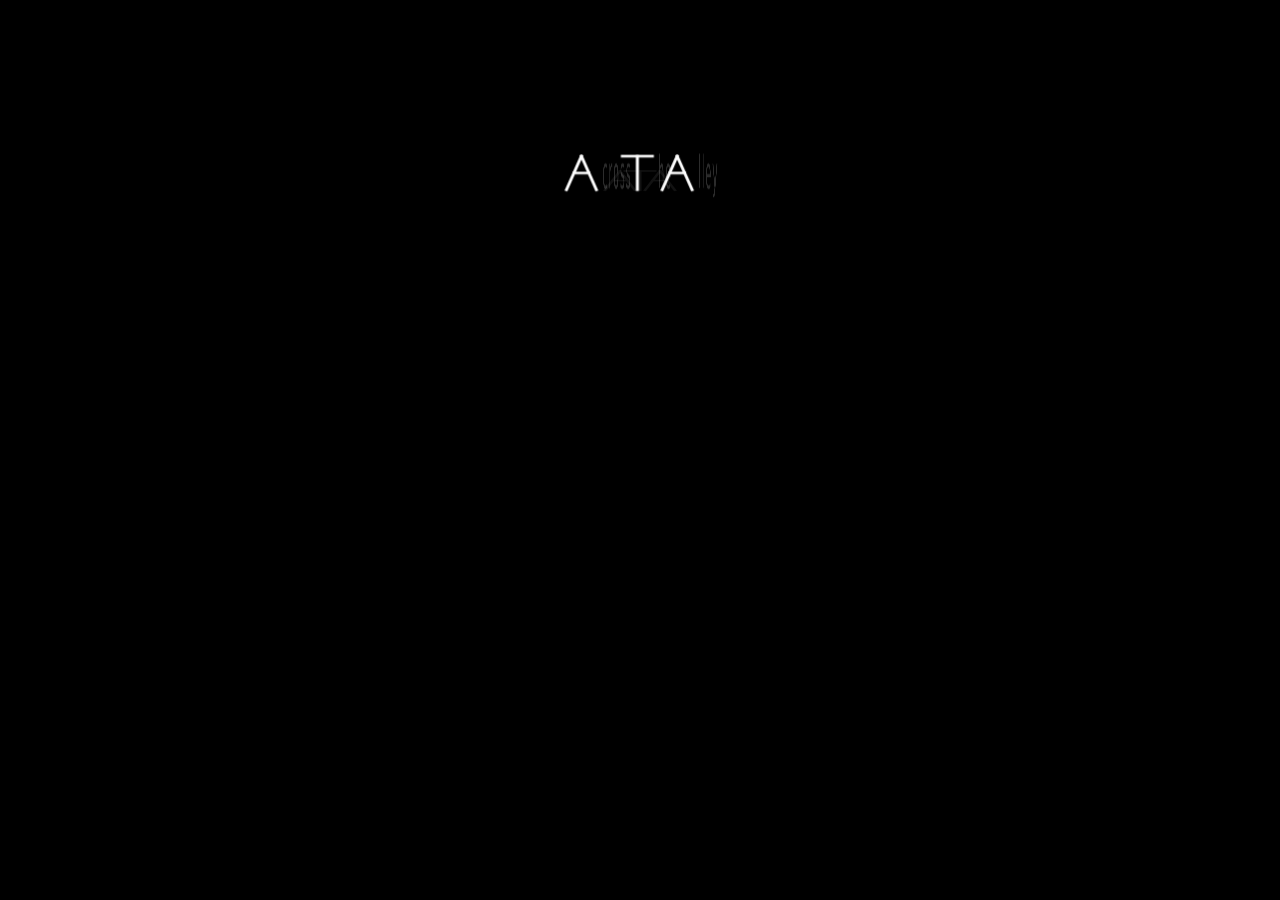
<file: index.html>
<!DOCTYPE html>
<html lang="en">

<head>
    <meta charset="UTF-8">
    <meta name="viewport" content="width=device-width, initial-scale=1.0">

    <title>Aleksander Karshikoff</title>

    <link rel="preconnect" href="https://cdnjs.cloudflare.com">

    <style>
        :root {
            --stage-scale: 1;
        }

        html {
            -webkit-text-size-adjust: 100%;
            text-size-adjust: 100%;
        }

        body {
            margin: 0;
            padding: 0;
            background-color: #000000;
            color: #ffffff;
            font-family: Arial, sans-serif;
            height: 100vh;
            display: flex;
            flex-direction: column;
            justify-content: flex-start;
            align-items: center;
            overflow: hidden;
            font-weight: 700;
            -webkit-font-smoothing: antialiased;
            -moz-osx-font-smoothing: grayscale;
        }

        .container {
            display: flex;
            flex-direction: column;
            align-items: center;
            gap: 3vh;
            opacity: 0;
            transform: translateY(20px);
            will-change: transform, opacity;
            margin-top: auto;
            margin-bottom: auto;
            position: relative;
            top: -100px;
        }

        .name-title {
            font-size: 1.262vw;
            font-weight: 400;
            letter-spacing: 0.7em;
            color: #ffffff;
            text-transform: uppercase;
            margin-bottom: 2vh;
        }

        .choice-btn {
            position: relative;
            font-size: 3.2vw;
            color: #ffffff;
            text-decoration: none;
            letter-spacing: 0.2em;
            text-transform: uppercase;
            padding: 0.5rem 2rem;
            transition: color 0.4s ease, transform 0.4s ease;
            font-weight: 700;
        }

        .choice-btn:hover {
            transform: scale(1.05);
        }

        .choice-btn::after {
            content: '';
            position: absolute;
            width: 80%;
            height: 1px;
            bottom: 0;
            left: 50%;
            background-color: #ffffff;
            transition: transform 0.4s cubic-bezier(0.25, 0.8, 0.25, 1);
            transform: translateX(-50%) scaleX(0);
            box-shadow: 0 0 15px rgba(255, 255, 255, 0.5);
        }

        .choice-btn:hover::after {
            transform: translateX(-50%) scaleX(1);
        }

        @media (max-height: 600px) {
            body {
                overflow-y: auto;
                padding-bottom: 20px;
            }
            :root {
                --stage-scale: 0.55;
            }
            .stage {
                margin-top: 30px;
            }

            .container {
                margin-top: 70px;
                margin-bottom: 0;
                top: 0;
                gap: 2vh;
            }
        }

        @media (max-width: 768px) {
            :root {
                --stage-scale: 0.45;
            }
            .stage {
                margin-top: 80px;
            }

            .container {
                top: -30px;
            }

            .name-title {
                font-size: 13px;
                letter-spacing: 0.35em;
                margin-bottom: 3vh;
                text-align: center;
            }

            .choice-btn {
                font-size: 24px;
            }
        }

        /* --- LOGO ANIMATION STYLES --- */
        .stage {
            position: relative;
            display: flex;
            align-items: center;
            justify-content: center;
            width: 800px;
            height: 65px;
            margin-top: 140px;
            flex-shrink: 0;
            transform: scale(var(--stage-scale));
        }

        .logo-wrapper {
            position: relative;
            display: flex;
            align-items: center;
            justify-content: center;
            width: 100%;
            height: 100%;
            transform: scaleY(0.84);
            transform-style: preserve-3d;
        }

        .logo-container,
        .logo-clone {
            position: absolute;
            display: flex;
            align-items: center;
            justify-content: center;
            height: 65px;
            opacity: 0;
            will-change: opacity;
        }

        .logo-container {
            letter-spacing: 6px;
            font-family: system-ui, -apple-system, BlinkMacSystemFont, "Segoe UI", Roboto, sans-serif;
            font-size: 54px;
            font-weight: 300;
        }

        .cap,
        .lower,
        .space {
            display: inline-flex;
            align-items: center;
            white-space: nowrap;
            will-change: transform, opacity;
        }

        .cap {
            margin-right: 6px;
        }

        .lower,
        .space {
            transform-origin: left center;
        }

        .logo-clone {
            transform-origin: center calc(50% + 22px);
            will-change: transform, opacity;
        }

        .geom {
            width: 30px;
            height: 40px;
            overflow: visible;
        }
    </style>
</head>

<body>

    <!-- LOGO ANIMATION -->
    <div class="stage">
        <div class="logo-wrapper">
            <div class="logo-container" id="logo-main">
                <span class="cap" id="tok-A1">
                    <svg class="geom" viewBox="0 0 30 40">
                        <g stroke="#fff" stroke-width="3" stroke-linecap="square">
                            <line x1="15" y1="0" x2="0" y2="40" />
                            <line x1="15" y1="0" x2="30" y2="40" />
                            <line x1="7.5" y1="20" x2="22.5" y2="20" />
                        </g>
                    </svg>
                </span><span class="lower" id="tok-cross">cross</span><span class="space" id="tok-s1">&nbsp;</span>

                <span class="cap" id="tok-T">
                    <svg class="geom" viewBox="0 0 30 40">
                        <g stroke="#fff" stroke-width="3" stroke-linecap="square">
                            <line x1="0" y1="0" x2="30" y2="0" />
                            <line x1="15" y1="0" x2="15" y2="40" />
                        </g>
                    </svg>
                </span><span class="lower" id="tok-he">he</span><span class="space" id="tok-s2">&nbsp;</span>

                <span class="cap" id="tok-A2">
                    <svg class="geom" viewBox="0 0 30 40">
                        <g stroke="#fff" stroke-width="3" stroke-linecap="square">
                            <line x1="15" y1="0" x2="0" y2="40" />
                            <line x1="15" y1="0" x2="30" y2="40" />
                            <line x1="7.5" y1="20" x2="22.5" y2="20" />
                        </g>
                    </svg>
                </span><span class="lower" id="tok-lley">lley</span>
            </div>

            <div class="logo-clone" id="logo-mirrored">
                <span class="cap" style="margin-right: -10px;">
                    <svg class="geom" viewBox="0 0 30 40">
                        <g stroke="#fff" stroke-width="3" stroke-linecap="square">
                            <line x1="15" y1="0" x2="0" y2="40" />
                            <line x1="15" y1="0" x2="30" y2="40" />
                            <line x1="7.5" y1="20" x2="22.5" y2="20" />
                        </g>
                    </svg>
                </span>
                <span class="cap" style="margin-right: -10px;">
                    <svg class="geom" viewBox="0 0 30 40">
                        <g stroke="#fff" stroke-width="3" stroke-linecap="square">
                            <line x1="0" y1="0" x2="30" y2="0" />
                            <line x1="15" y1="0" x2="15" y2="40" />
                        </g>
                    </svg>
                </span>
                <span class="cap" style="margin-right: 0;">
                    <svg class="geom" viewBox="0 0 30 40">
                        <g stroke="#fff" stroke-width="3" stroke-linecap="square">
                            <line x1="15" y1="0" x2="0" y2="40" />
                            <line x1="15" y1="0" x2="30" y2="40" />
                            <line x1="7.5" y1="20" x2="22.5" y2="20" />
                        </g>
                    </svg>
                </span>
            </div>
        </div>
    </div>

    <!-- MAIN PAGE CONTENT -->
    <div class="container">
        <p class="name-title">Aleksander Karshikoff</p>
        <a href="portfolio.html" class="choice-btn">Portfolio</a>
        <a href="cv.html" class="choice-btn">CV</a>
    </div>

    <!-- LOGO ANIMATION SCRIPT -->
    <script src="https://cdnjs.cloudflare.com/ajax/libs/gsap/3.12.2/gsap.min.js"></script>
    <script>
        const TIMINGS = {
            introFadeDuration: 0,
            introToCompressDelay: 0.1,
            compressDuration: 1.4,
            compressToFlipDelay: -1.0,
            compressToContentDelay: 0.9,
            contentFadeDuration: .5,
            contentSlideDuration: 0.45,
            flipDuration: 1.2,
            flipFadeDuration: 2.7,
            eraseLineDuration: 0.3,
            eraseStaggerAmount: 1.1,
            eraseEndPadding: 0.5
        };

        document.fonts.ready.then(() => {
            const tokenIds = ['A1', 'cross', 's1', 'T', 'he', 's2', 'A2', 'lley'];
            const tokens = tokenIds.map(id => document.getElementById(`tok-${id}`));

            const caps = [];
            const collapsibles = [];
            const capDeltas = [];
            const collapsibleDeltas = [];

            const rectsA = tokens.map(el => el.getBoundingClientRect());

            gsap.set(".lower, .space", { display: "none" });
            gsap.set("#tok-A1, #tok-T", { marginRight: "-10px" });
            gsap.set("#tok-A2", { marginRight: "0px" });

            const rectsB = tokens.map(el => el.getBoundingClientRect());

            gsap.set(".lower, .space", { clearProps: "display" });
            gsap.set("#tok-A1, #tok-T, #tok-A2", { clearProps: "marginRight" });

            let currentCapDelta = 0;
            
            const scaleStr = getComputedStyle(document.documentElement).getPropertyValue('--stage-scale').trim();
            const scale = parseFloat(scaleStr) || 1;

            tokens.forEach((token, i) => {
                if (token.classList.contains('cap')) {
                    currentCapDelta = (rectsB[i].left - rectsA[i].left) / scale;
                    caps.push(token);
                    capDeltas.push(currentCapDelta);
                } else {
                    collapsibles.push(token);
                    collapsibleDeltas.push(currentCapDelta);
                }
            });

            const tl = gsap.timeline();

            tl.to("#logo-main", {
                opacity: 1,
                duration: TIMINGS.introFadeDuration,
                ease: "power1.inOut"
            })
                .add("compress", `+=${TIMINGS.introToCompressDelay}`);

            if (caps.length) {
                tl.to(caps, {
                    x: i => capDeltas[i],
                    duration: TIMINGS.compressDuration,
                    ease: "power2.inOut"
                }, "compress");
            }

            tl.to(".container", {
                opacity: 1,
                duration: TIMINGS.contentFadeDuration,
                ease: "power1.inOut"
            }, `compress+=${TIMINGS.compressToContentDelay}`)
                .to(".container", {
                    y: 0,
                    duration: TIMINGS.contentSlideDuration,
                    ease: "power2.out"
                }, `compress+=${TIMINGS.compressToContentDelay}`);

            if (collapsibles.length) {
                tl.to(collapsibles, {
                    x: i => collapsibleDeltas[i],
                    scaleX: 0,
                    opacity: 0,
                    duration: TIMINGS.compressDuration,
                    ease: "power2.inOut"
                }, "compress");
            }

            tl.to("#logo-mirrored", {
                rotateX: 180,
                duration: TIMINGS.flipDuration,
                ease: "power2.inOut"
            }, `compress+=${TIMINGS.compressDuration + TIMINGS.compressToFlipDelay}`)
                .to("#logo-mirrored", {
                    opacity: 1,
                    duration: TIMINGS.flipFadeDuration,
                    ease: "power1.inOut",
                    onComplete: () => {
                        window.isReadyForClick = true;
                        document.querySelector('.logo-wrapper').style.cursor = 'pointer';
                    }
                }, "<");
        });

        function initDeconstruction() {
            const lines = gsap.utils.toArray('line');

            lines.forEach(line => {
                const length = line.getTotalLength();
                gsap.set(line, {
                    strokeDasharray: `${length} ${length * 3}`,
                    strokeDashoffset: 0,
                    opacity: 1
                });
            });

            const tl = gsap.timeline();

            tl.to(lines, {
                strokeDashoffset: (i, el) => el.getTotalLength() + 2,
                duration: TIMINGS.eraseLineDuration,
                stagger: {
                    amount: TIMINGS.eraseStaggerAmount,
                    from: "random"
                },
                ease: "power2.inOut"
            });

            tl.set({}, {}, `+=${TIMINGS.eraseEndPadding}`);
        }

        document.querySelector('.logo-wrapper').addEventListener('click', () => {
            if (!window.isReadyForClick) return;
            if (!window.isDeconstructed) {
                window.isDeconstructed = true;
                document.querySelector('.logo-wrapper').style.cursor = 'default';
                initDeconstruction();
            }
        });
    </script>

</body>

</html>
</file>
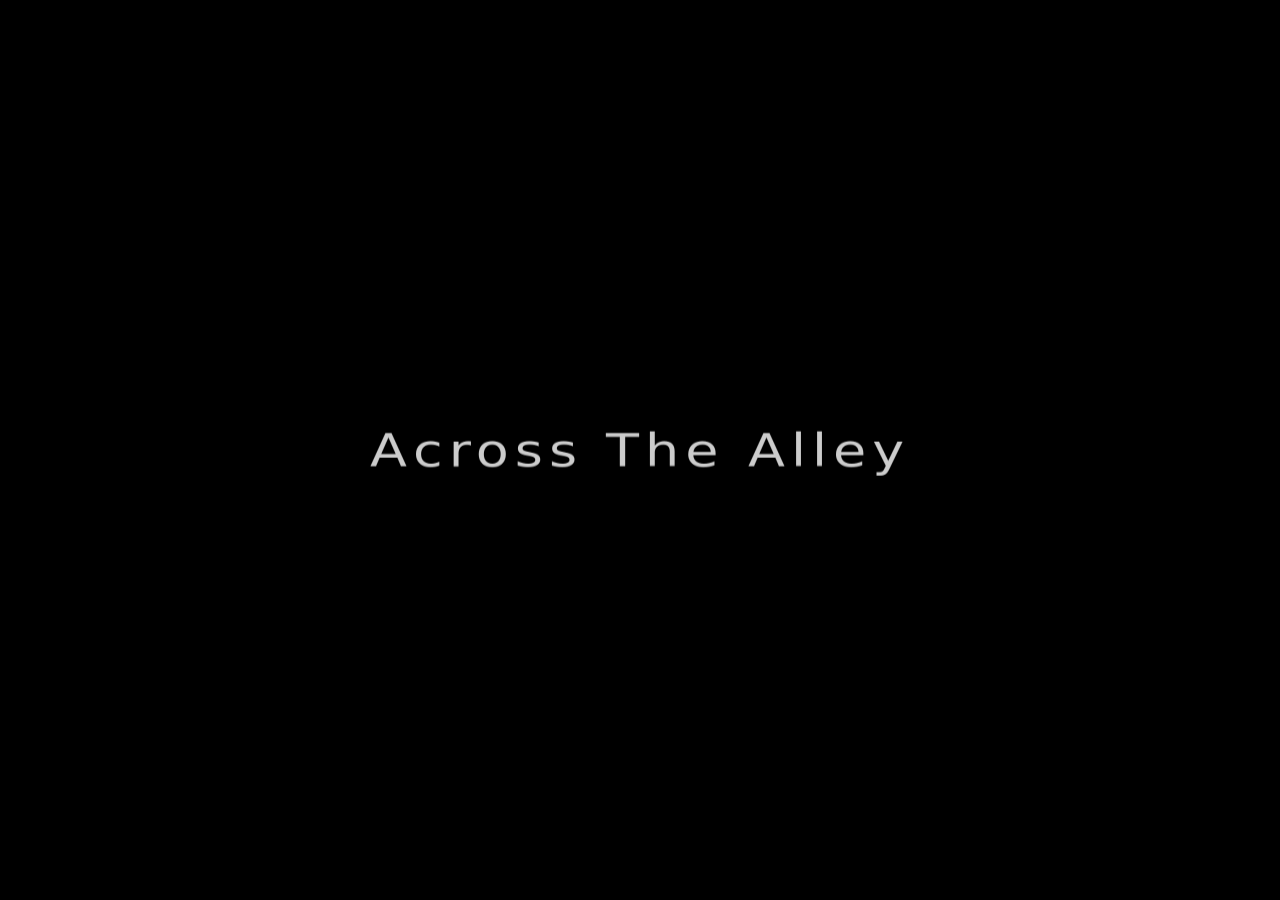
<file: ATA_logo_anim.html>
<!DOCTYPE html>
<html lang="en">
<head>
    <meta charset="UTF-8">
    <meta name="viewport" content="width=device-width, initial-scale=1.0">
    <title>Across The Alley - Definitive High-Performance Lockup</title>
    <style>
        body {
            margin: 0;
            background-color: #000;
            color: #fff;
            display: flex;
            justify-content: center;
            align-items: center;
            height: 100vh;
            overflow: hidden;
            font-family: system-ui, -apple-system, BlinkMacSystemFont, "Segoe UI", Roboto, sans-serif;
            font-size: 54px;
            font-weight: 300;
            perspective: 1000px;
            -webkit-font-smoothing: antialiased;
            -moz-osx-font-smoothing: grayscale;
        }
        .stage {
            position: relative;
            display: flex;
            align-items: center;
            justify-content: center;
            width: 800px;
            height: 450px;
        }
        .logo-wrapper {
            position: relative;
            display: flex;
            align-items: center;
            justify-content: center;
            transform: scaleY(0.85); 
            transform-style: preserve-3d;
        }
        .logo-container {
            position: absolute;
            display: flex;
            align-items: center;
            justify-content: center;
            letter-spacing: 6px;
            opacity: 0; 
            will-change: opacity;
        }
        /* All tokens are isolated onto hardware layers for subpixel fluid rendering */
        .cap, .lower, .space {
            display: inline-block;
            white-space: nowrap;
            will-change: transform, opacity;
        }
        .lower, .space {
            transform-origin: left center; /* Matches native right-to-left textual collapse */
        }
        .logo-clone {
            position: absolute;
            display: flex;
            align-items: center;
            justify-content: center;
            letter-spacing: -13.5px;
            opacity: 0; 
            transform-origin: center calc(50% + 20.5px); 
            will-change: transform, opacity;
        }
    </style>
    <script src="https://cdnjs.cloudflare.com/ajax/libs/gsap/3.12.2/gsap.min.js"></script>
</head>
<body>

<div class="stage">
    <div class="logo-wrapper">
        <!-- Fragmented Token Architecture to map structural compression paths -->
        <div class="logo-container" id="logo-main">
            <span class="cap" id="tok-A1">A</span><span class="lower" id="tok-cross">cross</span><span class="space" id="tok-s1">&nbsp;</span>
            <span class="cap" id="tok-T">T</span><span class="lower" id="tok-he">he</span><span class="space" id="tok-s2">&nbsp;</span>
            <span class="cap" id="tok-A2">A</span><span class="lower" id="tok-lley">lley</span>
        </div>

        <!-- The duplicate copy that flips -->
        <div class="logo-clone" id="logo-mirrored">
            <span class="cap">A</span>
            <span class="cap">T</span>
            <span class="cap">A</span>
        </div>
    </div>
</div>

<script>
    // Wait for browser font-hinting configurations to stabilize
    document.fonts.ready.then(() => {
        
        const tokenIds = ['A1', 'cross', 's1', 'T', 'he', 's2', 'A2', 'lley'];
        const tokens = tokenIds.map(id => document.getElementById(`tok-${id}`));

        // Separate references for batched GSAP calls
        const caps = [];
        const collapsibles = [];
        const capDeltas = [];
        const collapsibleDeltas = [];

        // 1. Capture State A (Natural Expanded Positions)
        const rectsA = tokens.map(el => el.getBoundingClientRect());

        // 2. Force State B layout configuration instantly behind the scenes
        // Using display: none ensures the flex container calculates exactly like the 3-element target
        gsap.set(".lower, .space", { display: "none" });
        gsap.set("#logo-main", { letterSpacing: "-13.5px" });

        // Capture State B (Natural Compressed Positions)
        const rectsB = tokens.map(el => {
            // collapsibles are display:none, so their rect is 0,0,0,0
            // but we only need rectsB for caps to perfectly match the clone!
            return el.getBoundingClientRect();
        });

        // 3. Roll back layout configurations instantly
        gsap.set(".lower, .space", { clearProps: "display" });
        gsap.set("#logo-main", { clearProps: "letterSpacing" });

        // 4. Calculate absolute delta translation values
        let currentCapDelta = 0;
        tokens.forEach((token, i) => {
            if (token.classList.contains('cap')) {
                currentCapDelta = rectsB[i].left - rectsA[i].left;
                caps.push(token);
                capDeltas.push(currentCapDelta);
            } else {
                // Collapsibles slide perfectly alongside their preceding cap
                collapsibles.push(token);
                collapsibleDeltas.push(currentCapDelta);
            }
        });

        // Master Animation Timeline
        const tl = gsap.timeline();

        // Intro: Smooth 1.5s fade-in of full text
        tl.to("#logo-main", {
            opacity: 1,
            duration: 1.5, 
            ease: "power1.inOut"
        })
          
        // Organic GPU Compression
        .add("compress", "+=0.1");
        
        // Capitals: single tween with functional x values
        if (caps.length) {
            tl.to(caps, {
                x: i => capDeltas[i],
                duration: 1.4,
                ease: "power2.inOut"
            }, "compress");
        }

        // Collapsibles: single tween with functional x values
        if (collapsibles.length) {
            tl.to(collapsibles, {
                x: i => collapsibleDeltas[i],
                scaleX: 0,
                opacity: 0,
                duration: 1.4,
                ease: "power2.inOut"
            }, "compress");
        }

        // 3D Flip Execution Sequence
        tl.set("#logo-mirrored", { 
            rotateX: 0
        })
        .to("#logo-mirrored", {
            rotateX: 180, 
            duration: 1.2,
            ease: "power2.inOut" 
        }, "+=0.1")
        .to("#logo-mirrored", {
            opacity: 1,
            duration: 1.0, 
            ease: "power1.inOut"
        }, "<");
    });
</script>

</body>
</html>
</file>
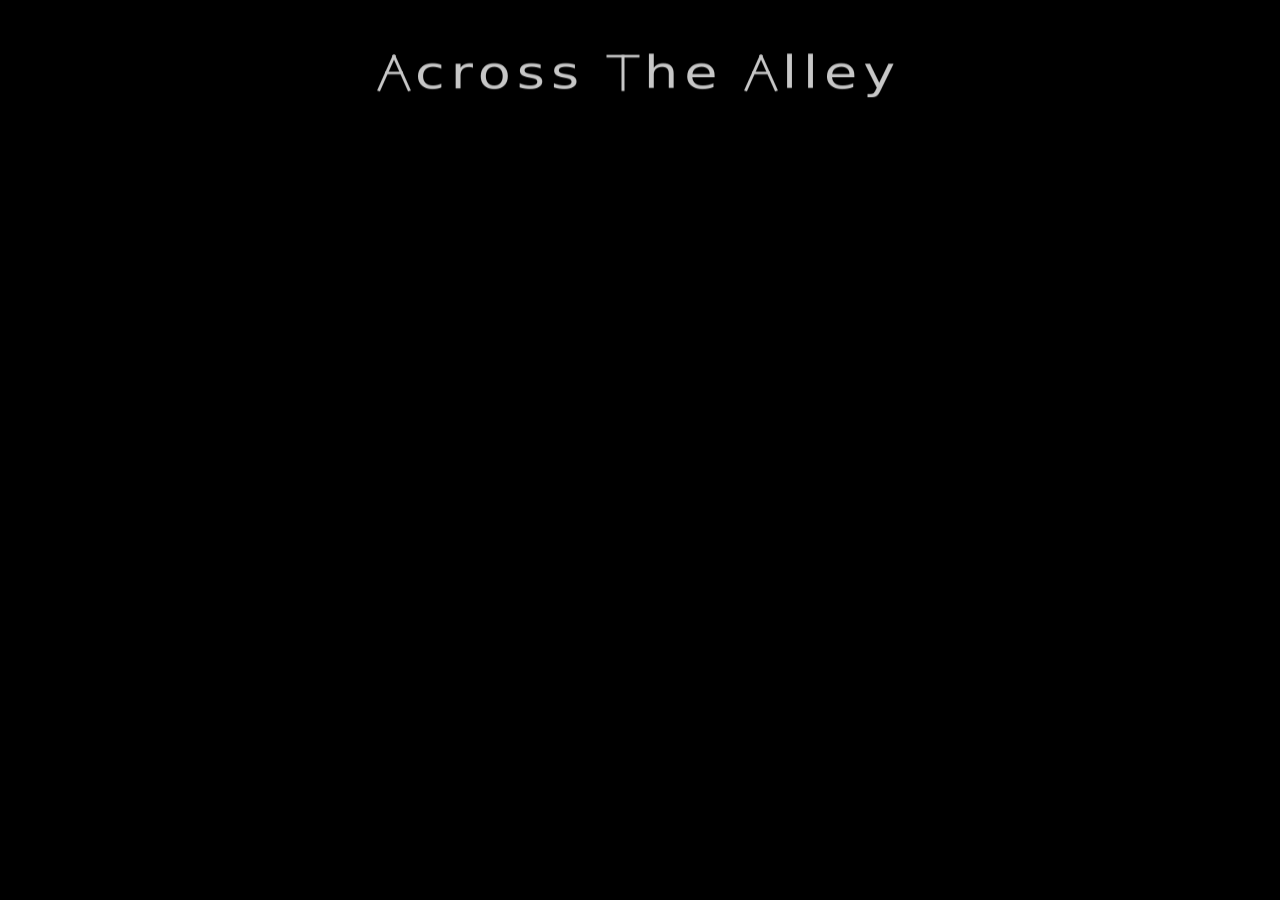
<file: ATA_logo_anim_final.html>
<!DOCTYPE html>
<html lang="en">

<head>
    <meta charset="UTF-8">
    <meta name="viewport" content="width=device-width, initial-scale=1.0">
    <title>Across The Alley - Flawless Hybrid SVG Animation</title>
    <style>
        body {
            margin: 0;
            background-color: #000;
            color: #fff;
            display: flex;
            justify-content: center;
            align-items: flex-start;
            height: 100vh;
            overflow: hidden;
            font-family: system-ui, -apple-system, BlinkMacSystemFont, "Segoe UI", Roboto, sans-serif;
            font-size: 54px;
            font-weight: 300;
            perspective: 1000px;
            -webkit-font-smoothing: antialiased;
            -moz-osx-font-smoothing: grayscale;
        }

        .stage {
            position: relative;
            display: flex;
            align-items: center;
            justify-content: center;
            width: 800px;
            height: 65px;
            margin-top: 40px;
        }

        .logo-wrapper {
            position: relative;
            display: flex;
            align-items: center;
            justify-content: center;
            width: 100%;
            height: 100%;
            transform: scaleY(0.84);
            transform-style: preserve-3d;
        }

        /* Force explicit height to guarantee perfect vertical alignment between main and clone */
        .logo-container,
        .logo-clone {
            position: absolute;
            display: flex;
            align-items: center;
            justify-content: center;
            height: 65px;
            opacity: 0;
            will-change: opacity;
        }

        .logo-container {
            letter-spacing: 6px;
            /* Applies to native text */
        }

        .cap,
        .lower,
        .space {
            display: inline-flex;
            align-items: center;
            white-space: nowrap;
            will-change: transform, opacity;
        }

        /* Replaces the letter-spacing that SVGs ignore */
        .cap {
            margin-right: 6px;
        }

        .lower,
        .space {
            transform-origin: left center;
        }

        .logo-clone {
            transform-origin: center calc(50% + 22px);
            will-change: transform, opacity;
        }

        .geom {
            width: 30px;
            height: 40px;
            overflow: visible;
        }
    </style>
    <script src="https://cdnjs.cloudflare.com/ajax/libs/gsap/3.12.2/gsap.min.js"></script>
</head>

<body>

    <div class="stage">
        <div class="logo-wrapper">
            <!-- Main Logo: SVG Caps + Native HTML Lowercase -->
            <div class="logo-container" id="logo-main">
                <span class="cap" id="tok-A1">
                    <svg class="geom" viewBox="0 0 30 40">
                        <g stroke="#fff" stroke-width="3" stroke-linecap="square">
                            <line x1="15" y1="0" x2="0" y2="40" />
                            <line x1="15" y1="0" x2="30" y2="40" />
                            <line x1="7.5" y1="20" x2="22.5" y2="20" />
                        </g>
                    </svg>
                </span><span class="lower" id="tok-cross">cross</span><span class="space" id="tok-s1">&nbsp;</span>

                <span class="cap" id="tok-T">
                    <svg class="geom" viewBox="0 0 30 40">
                        <g stroke="#fff" stroke-width="3" stroke-linecap="square">
                            <line x1="0" y1="0" x2="30" y2="0" />
                            <line x1="15" y1="0" x2="15" y2="40" />
                        </g>
                    </svg>
                </span><span class="lower" id="tok-he">he</span><span class="space" id="tok-s2">&nbsp;</span>

                <span class="cap" id="tok-A2">
                    <svg class="geom" viewBox="0 0 30 40">
                        <g stroke="#fff" stroke-width="3" stroke-linecap="square">
                            <line x1="15" y1="0" x2="0" y2="40" />
                            <line x1="15" y1="0" x2="30" y2="40" />
                            <line x1="7.5" y1="20" x2="22.5" y2="20" />
                        </g>
                    </svg>
                </span><span class="lower" id="tok-lley">lley</span>
            </div>

            <!-- The duplicate copy that flips (Pure SVG Lockup) -->
            <div class="logo-clone" id="logo-mirrored">
                <span class="cap" style="margin-right: -10px;">
                    <svg class="geom" viewBox="0 0 30 40">
                        <g stroke="#fff" stroke-width="3" stroke-linecap="square">
                            <line x1="15" y1="0" x2="0" y2="40" />
                            <line x1="15" y1="0" x2="30" y2="40" />
                            <line x1="7.5" y1="20" x2="22.5" y2="20" />
                        </g>
                    </svg>
                </span>
                <span class="cap" style="margin-right: -10px;">
                    <svg class="geom" viewBox="0 0 30 40">
                        <g stroke="#fff" stroke-width="3" stroke-linecap="square">
                            <line x1="0" y1="0" x2="30" y2="0" />
                            <line x1="15" y1="0" x2="15" y2="40" />
                        </g>
                    </svg>
                </span>
                <span class="cap" style="margin-right: 0;">
                    <svg class="geom" viewBox="0 0 30 40">
                        <g stroke="#fff" stroke-width="3" stroke-linecap="square">
                            <line x1="15" y1="0" x2="0" y2="40" />
                            <line x1="15" y1="0" x2="30" y2="40" />
                            <line x1="7.5" y1="20" x2="22.5" y2="20" />
                        </g>
                    </svg>
                </span>
            </div>
        </div>
    </div>

    <script>
        // ==========================================
        // [ TIMING CONFIGURATION ]
        // Tweak any of these values to adjust the flow
        // ==========================================
        const TIMINGS = {
            // --- Phase 1: Intro ---
            introFadeDuration: 1.5,      // How long the initial "Across The Alley" takes to fade in
            introToCompressDelay: 0.1,   // Pause before the compression begins

            // --- Phase 2: Compression ---
            compressDuration: 1.4,       // How long it takes the letters to slide together into the 70px lockup
            compressToFlipDelay: -1.0,   // Negative value triggers the flip 1.0s BEFORE compression ends!

            // --- Phase 3: 3D Flip ---
            flipDuration: 1.2,           // How fast the bottom geometric lockup physically rotates 180 degrees
            flipFadeDuration: 2.7,       // How fast the flipped geometric lockup fades into visibility

            // --- Phase 4: Deconstruction (on click) ---
            eraseLineDuration: 0.3,      // Time it takes to erase a single individual geometric line
            eraseStaggerAmount: 1.1,     // Total time window over which the 16 random line erasures are spread out
            eraseEndPadding: 0.5         // Extra padding time added to the timeline after the final line vanishes
        };

        document.fonts.ready.then(() => {
            const tokenIds = ['A1', 'cross', 's1', 'T', 'he', 's2', 'A2', 'lley'];
            const tokens = tokenIds.map(id => document.getElementById(`tok-${id}`));

            const caps = [];
            const collapsibles = [];
            const capDeltas = [];
            const collapsibleDeltas = [];

            // 1. Capture State A (Natural Expanded Positions)
            const rectsA = tokens.map(el => el.getBoundingClientRect());

            // 2. Force State B layout configuration instantly behind the scenes
            gsap.set(".lower, .space", { display: "none" });
            // Use -10px margin on inner caps to perfectly overlap the 30px SVGs into the 70px geometric target lockup
            gsap.set("#tok-A1, #tok-T", { marginRight: "-10px" });
            gsap.set("#tok-A2", { marginRight: "0px" });

            // Capture State B (Natural Compressed Positions)
            const rectsB = tokens.map(el => el.getBoundingClientRect());

            // 3. Roll back layout configurations instantly
            gsap.set(".lower, .space", { clearProps: "display" });
            gsap.set("#tok-A1, #tok-T, #tok-A2", { clearProps: "marginRight" });

            // 4. Calculate absolute delta translation values
            let currentCapDelta = 0;
            tokens.forEach((token, i) => {
                if (token.classList.contains('cap')) {
                    currentCapDelta = rectsB[i].left - rectsA[i].left;
                    caps.push(token);
                    capDeltas.push(currentCapDelta);
                } else {
                    collapsibles.push(token);
                    collapsibleDeltas.push(currentCapDelta);
                }
            });

            // Master Animation Timeline
            const tl = gsap.timeline();

            // Intro: Smooth fade-in
            tl.to("#logo-main", {
                opacity: 1,
                duration: TIMINGS.introFadeDuration,
                ease: "power1.inOut"
            })

                // Organic Compression Phase
                .add("compress", `+=${TIMINGS.introToCompressDelay}`);

            // Capitals: single tween with functional x values
            if (caps.length) {
                tl.to(caps, {
                    x: i => capDeltas[i],
                    duration: TIMINGS.compressDuration,
                    ease: "power2.inOut"
                }, "compress");
            }

            // Collapsibles: shrink and fade out alongside caps
            if (collapsibles.length) {
                tl.to(collapsibles, {
                    x: i => collapsibleDeltas[i],
                    scaleX: 0,
                    opacity: 0,
                    duration: TIMINGS.compressDuration,
                    ease: "power2.inOut"
                }, "compress");
            }

            // 3D Flip Execution Sequence
            tl.to("#logo-mirrored", {
                rotateX: 180,
                duration: TIMINGS.flipDuration,
                ease: "power2.inOut"
            }, `compress+=${TIMINGS.compressDuration + TIMINGS.compressToFlipDelay}`)
                .to("#logo-mirrored", {
                    opacity: 1,
                    duration: TIMINGS.flipFadeDuration,
                    ease: "power1.inOut",
                    onComplete: () => {
                        window.isReadyForClick = true;
                        document.querySelector('.logo-wrapper').style.cursor = 'pointer';
                    }
                }, "<");
        });

        function initDeconstruction() {
            const lines = gsap.utils.toArray('line');

            // Setup paths for hardware-accelerated drawing/erasing animation
            lines.forEach(line => {
                const length = line.getTotalLength();
                gsap.set(line, {
                    strokeDasharray: `${length} ${length * 3}`,
                    strokeDashoffset: 0,
                    opacity: 1
                });
            });

            const tl = gsap.timeline();

            // 16-line random erasure
            tl.to(lines, {
                strokeDashoffset: (i, el) => el.getTotalLength() + 2,
                duration: TIMINGS.eraseLineDuration,
                stagger: {
                    amount: TIMINGS.eraseStaggerAmount,
                    from: "random"
                },
                ease: "power2.inOut"
            });

            // Ensure timeline stops cleanly after the final line vanishes
            tl.set({}, {}, `+=${TIMINGS.eraseEndPadding}`);
        }

        document.querySelector('.logo-wrapper').addEventListener('click', () => {
            if (!window.isReadyForClick) return;
            if (!window.isDeconstructed) {
                window.isDeconstructed = true;
                document.querySelector('.logo-wrapper').style.cursor = 'default';
                initDeconstruction();
            }
        });
    </script>

</body>

</html>
</file>
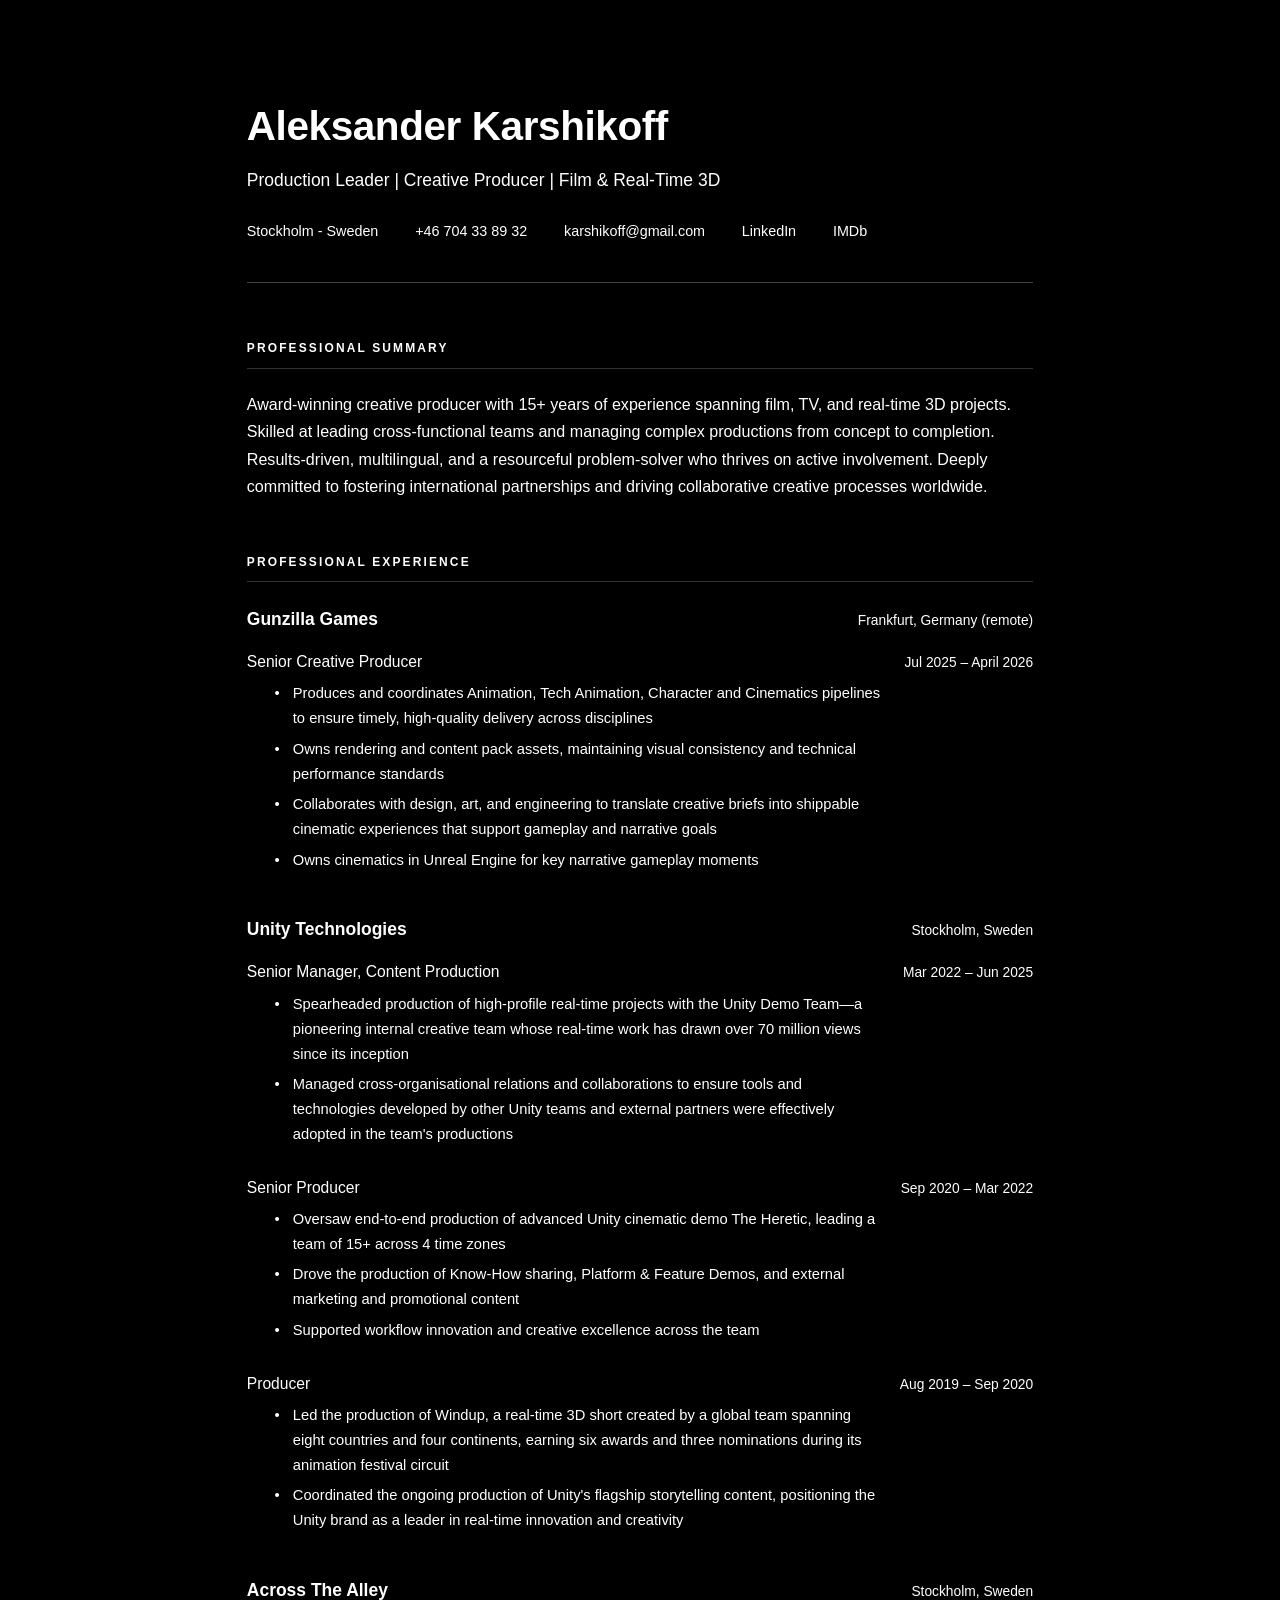
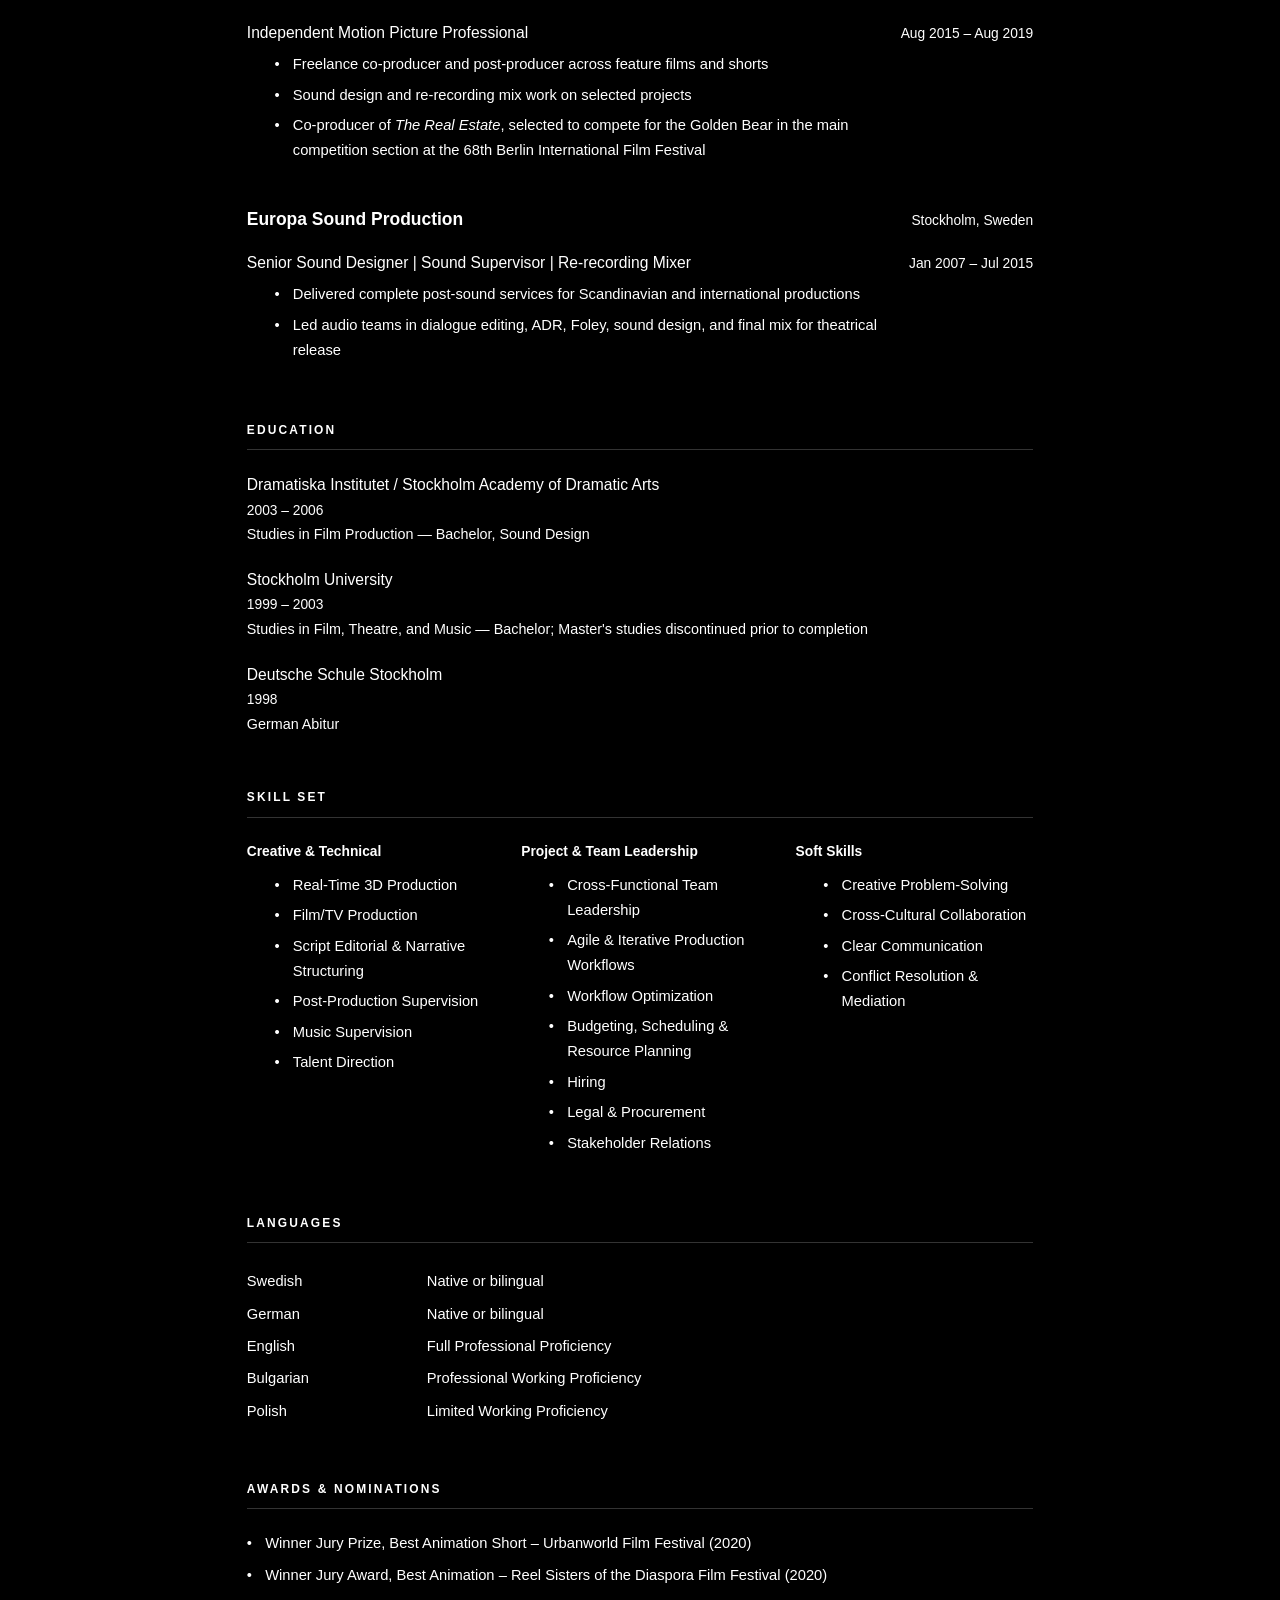
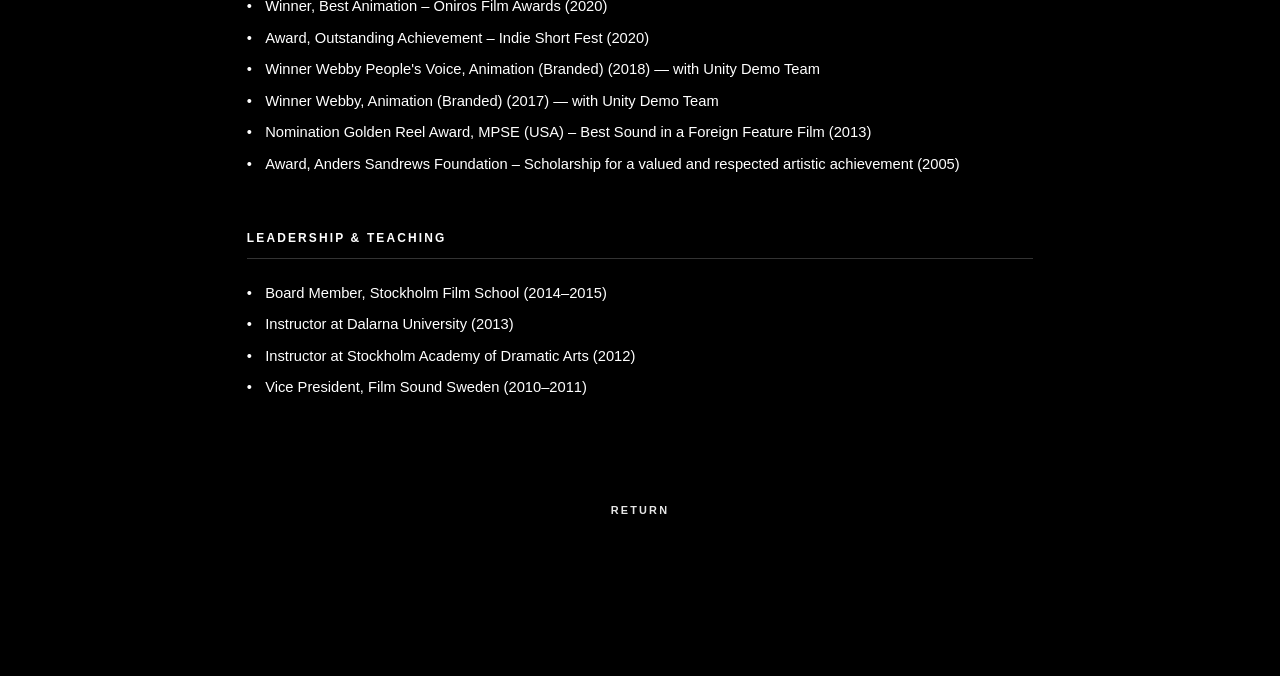
<file: cv.html>
<!DOCTYPE html>
<html lang="en">

<head>
    <meta charset="UTF-8">
    <meta name="viewport" content="width=device-width, initial-scale=1.0">
    <meta name="format-detection" content="telephone=no, email=no, address=no">

    <title>Aleksander Karshikoff | CV</title>
    <style>
        *,
        *::before,
        *::after {
            box-sizing: border-box;
            margin: 0;
            padding: 0;
        }

        html {
            font-size: 115%;
            -webkit-text-size-adjust: 100%;
            text-size-adjust: 100%;
        }

        body {
            background-color: #000;
            color: #fff;
            font-family: Arial, sans-serif;
            font-weight: 400;
            font-size: 15px;
            line-height: 1.7;
        }

        a {
            color: inherit;
            text-decoration: none;
        }

        a:hover {
            text-decoration: underline;
        }

        /* ── Return button ── */
        .return-btn {
            position: fixed;
            top: 2rem;
            left: 2rem;
            font-family: Arial, sans-serif;
            font-size: 0.85vw;
            font-weight: 400;
            color: #fff;
            text-decoration: none;
            opacity: 0.9;
            transition: color 0.3s ease;
            z-index: 100;
        }

        .return-btn:hover {
            color: #fff;
            text-decoration: none;
        }

        .back-btn-container {
            display: flex;
            justify-content: center;
            margin-top: 5rem;
            margin-bottom: 2rem;
        }

        .back-btn {
            position: relative;
            font-family: Arial, sans-serif;
            font-size: 0.85vw;
            color: #ffffff;
            text-decoration: none;
            letter-spacing: 0.2em;
            text-transform: uppercase;
            padding: 0.5rem 2rem;
            transition: transform 0.4s ease;
            font-weight: 700;
            opacity: 0.9;
        }

        .back-btn:hover {
            transform: scale(1.05);
            text-decoration: none;
        }

        .back-btn::after {
            content: '';
            position: absolute;
            width: 0;
            height: 1px;
            bottom: 0;
            left: 50%;
            background-color: #ffffff;
            transition: all 0.4s cubic-bezier(0.25, 0.8, 0.25, 1);
            transform: translateX(-50%);
            box-shadow: 0 0 15px rgba(255, 255, 255, 0.5);
        }

        .back-btn:hover::after {
            width: 80%;
        }

        /* ── Page layout ── */
        .page {
            max-width: 860px;
            margin: 0 auto;
            padding: 5rem 2rem 6rem;
        }

        /* ── Header ── */
        .cv-header {
            margin-bottom: 3rem;
            padding-bottom: 2rem;
            border-bottom: 1px solid #444;
        }

        .cv-name {
            font-size: 2.2rem;
            font-weight: 700;
            letter-spacing: -0.01em;
            margin-bottom: 0.3rem;
        }

        .cv-title {
            font-size: 0.95rem;
            font-weight: 400;
            color: #fff;
            margin-bottom: 1.2rem;
        }

        .cv-contact {
            font-size: 0.78rem;
            color: #fff;
            line-height: 1.9;
        }

        .cv-contact a:hover {
            color: #fff;
        }

        .cv-contact-row {
            display: flex;
            flex-wrap: wrap;
            gap: 0.2rem 2rem;
        }

        /* ── Sections ── */
        .section {
            margin-bottom: 2.8rem;
        }

        .section-title {
            font-size: 0.65rem;
            font-weight: 600;
            letter-spacing: 0.18em;
            text-transform: uppercase;
            color: #fff;
            margin-bottom: 1.2rem;
            padding-bottom: 0.5rem;
            border-bottom: 1px solid #333;
        }

        /* Summary */
        .summary-text {
            font-size: 0.875rem;
            color: #fff;
            max-width: 780px;
        }

        /* Experience */
        .org {
            margin-bottom: 2rem;
        }

        .org-header {
            display: flex;
            justify-content: space-between;
            align-items: baseline;
            flex-wrap: wrap;
            gap: 0.3rem;
            margin-bottom: 0.8rem;
        }

        .org-name {
            font-size: 0.95rem;
            font-weight: 600;
        }

        .org-location {
            font-size: 0.75rem;
            color: #fff;
        }

        .role {
            display: grid;
            grid-template-columns: 1fr auto;
            column-gap: 1rem;
            row-gap: 0.3rem;
            align-items: baseline;
            margin-bottom: 1.2rem;
        }

        .role-header {
            display: contents;
        }

        .role-title {
            font-size: 0.85rem;
            font-weight: 500;
            color: #fff;
            flex: 1;
            min-width: 0;
        }

        .role-date {
            font-size: 0.75rem;
            color: #fff;
            white-space: nowrap;
            flex-shrink: 0;
        }

        .bullet-list {
            list-style: none;
            padding-left: 1.5rem;
            grid-column: 1;
        }

        .bullet-list li {
            font-size: 0.8rem;
            color: #fff;
            padding-left: 1rem;
            position: relative;
            margin-bottom: 0.3rem;
        }

        .bullet-list li::before {
            content: '•';
            position: absolute;
            left: 0;
            color: #fff;
        }

        /* Education */
        .edu-item {
            margin-bottom: 1.1rem;
        }

        .edu-name {
            font-size: 0.85rem;
            font-weight: 500;
            color: #fff;
        }

        .edu-dates {
            font-size: 0.75rem;
            color: #fff;
        }

        .edu-detail {
            font-size: 0.78rem;
            color: #fff;
        }

        /* Skills grid */
        .skills-grid {
            display: grid;
            grid-template-columns: repeat(3, 1fr);
            gap: 1.5rem 2rem;
        }


        .skill-group-title {
            font-size: 0.75rem;
            font-weight: 600;
            color: #fff;
            margin-bottom: 0.5rem;
        }

        /* Languages */
        .lang-table {
            width: 100%;
            border-collapse: collapse;
        }

        .lang-table tr td {
            padding: 0.2rem 0;
            font-size: 0.8rem;
        }

        .lang-table tr td:first-child {
            font-weight: 500;
            color: #fff;
            width: 180px;
        }

        .lang-table tr td:last-child {
            color: #fff;
        }

        /* Awards / Leadership */
        .item-list {
            list-style: none;
        }

        .item-list li {
            font-size: 0.8rem;
            color: #fff;
            padding-left: 1rem;
            position: relative;
            margin-bottom: 0.35rem;
        }

        .item-list li::before {
            content: '•';
            position: absolute;
            left: 0;
            color: #fff;
        }

        @media (max-width: 768px) {
            .back-btn {
                font-size: 16px;
            }

            .page {
                padding: 3rem 1.5rem 4rem;
            }

            .skills-grid {
                grid-template-columns: 1fr;
                gap: 1.5rem;
            }
        }

        @media (max-width: 600px) {
            .role {
                grid-template-columns: 1fr;
            }

            .role-date {
                text-align: left;
                margin-top: 0.2rem;
            }
        }
    </style>
</head>

<body>
    <div class="page">

        <!-- Header -->
        <header class="cv-header">
            <h1 class="cv-name">Aleksander Karshikoff</h1>
            <p class="cv-title">Production Leader | Creative Producer | Film &amp; Real-Time 3D</p>
            <div class="cv-contact">
                <div class="cv-contact-row">
                    <span>Stockholm - Sweden</span>
                    <span>+46 704 33 89 32</span>
                    <span>karshikoff@gmail.com</span>
                    <a href="https://www.linkedin.com/in/aleksander-karshikoff-a1b75057" target="_blank">LinkedIn</a>
                    <a href="https://www.imdb.com/name/nm2198897/" target="_blank">IMDb</a>
                </div>
            </div>
        </header>

        <!-- Professional Summary -->
        <section class="section">
            <h2 class="section-title">Professional Summary</h2>
            <p class="summary-text">Award-winning creative producer with 15+ years of experience spanning film, TV, and
                real-time 3D projects. Skilled at leading cross-functional teams and managing complex productions from
                concept to completion. Results-driven, multilingual, and a resourceful problem-solver who thrives on active
                involvement. Deeply committed to fostering international partnerships and driving collaborative creative
                processes worldwide.</p>
        </section>

        <!-- Professional Experience -->
        <section class="section">
            <h2 class="section-title">Professional Experience</h2>

            <div class="org">
                <div class="org-header">
                    <span class="org-name">Gunzilla Games</span>
                    <span class="org-location">Frankfurt, Germany (remote)</span>
                </div>
                <div class="role">
                    <div class="role-header">
                        <span class="role-title">Senior Creative Producer</span>
                        <span class="role-date">Jul 2025 – April 2026</span>
                    </div>
                    <ul class="bullet-list">
                        <li>Produces and coordinates Animation, Tech Animation, Character and Cinematics pipelines to
                            ensure timely, high-quality delivery across disciplines</li>
                        <li>Owns rendering and content pack assets, maintaining visual consistency and technical
                            performance standards</li>
                        <li>Collaborates with design, art, and engineering to translate creative briefs into shippable
                            cinematic experiences that support gameplay and narrative goals</li>
                        <li>Owns cinematics in Unreal Engine for key narrative gameplay moments</li>
                    </ul>
                </div>
            </div>

            <div class="org">
                <div class="org-header">
                    <span class="org-name">Unity Technologies</span>
                    <span class="org-location">Stockholm, Sweden</span>
                </div>
                <div class="role">
                    <div class="role-header">
                        <span class="role-title">Senior Manager, Content Production</span>
                        <span class="role-date">Mar 2022 – Jun 2025</span>
                    </div>
                    <ul class="bullet-list">
                        <li>Spearheaded production of high-profile real-time projects with the Unity Demo Team—a
                            pioneering internal creative team whose real-time work has drawn over 70 million views since
                            its inception</li>
                        <li>Managed cross-organisational relations and collaborations to ensure tools and technologies
                            developed by other Unity teams and external partners were effectively adopted in the team's
                            productions</li>
                    </ul>
                </div>
                <div class="role">
                    <div class="role-header">
                        <span class="role-title">Senior Producer</span>
                        <span class="role-date">Sep 2020 – Mar 2022</span>
                    </div>
                    <ul class="bullet-list">
                        <li>Oversaw end-to-end production of advanced Unity cinematic demo The Heretic, leading a team
                            of 15+ across 4 time zones</li>
                        <li>Drove the production of Know-How sharing, Platform &amp; Feature Demos, and external
                            marketing and promotional content</li>
                        <li>Supported workflow innovation and creative excellence across the team</li>
                    </ul>
                </div>
                <div class="role">
                    <div class="role-header">
                        <span class="role-title">Producer</span>
                        <span class="role-date">Aug 2019 – Sep 2020</span>
                    </div>
                    <ul class="bullet-list">
                        <li>Led the production of Windup, a real-time 3D short created by a global team spanning eight
                            countries and four continents, earning six awards and three nominations during its animation
                            festival circuit</li>
                        <li>Coordinated the ongoing production of Unity's flagship storytelling content, positioning the
                            Unity brand as a leader in real-time innovation and creativity</li>
                    </ul>
                </div>
            </div>

            <div class="org">
                <div class="org-header">
                    <span class="org-name">Across The Alley</span>
                    <span class="org-location">Stockholm, Sweden</span>
                </div>
                <div class="role">
                    <div class="role-header">
                        <span class="role-title">Independent Motion Picture Professional</span>
                        <span class="role-date">Aug 2015 – Aug 2019</span>
                    </div>
                    <ul class="bullet-list">
                        <li>Freelance co-producer and post-producer across feature films and shorts</li>
                        <li>Sound design and re-recording mix work on selected projects</li>
                        <li>Co-producer of <em>The Real Estate</em>, selected to compete for the Golden Bear in the main
                            competition section at the 68th Berlin International Film Festival</li>
                    </ul>
                </div>
            </div>

            <div class="org">
                <div class="org-header">
                    <span class="org-name">Europa Sound Production</span>
                    <span class="org-location">Stockholm, Sweden</span>
                </div>
                <div class="role">
                    <div class="role-header">
                        <span class="role-title">Senior Sound Designer | Sound Supervisor | Re-recording Mixer</span>
                        <span class="role-date">Jan 2007 – Jul 2015</span>
                    </div>
                    <ul class="bullet-list">
                        <li>Delivered complete post-sound services for Scandinavian and international productions</li>
                        <li>Led audio teams in dialogue editing, ADR, Foley, sound design, and final mix for theatrical
                            release</li>
                    </ul>
                </div>
            </div>

        </section>

        <!-- Education -->
        <section class="section">
            <h2 class="section-title">Education</h2>
            <div class="edu-item">
                <div class="edu-name">Dramatiska Institutet / Stockholm Academy of Dramatic Arts</div>
                <div class="edu-dates">2003 – 2006</div>
                <div class="edu-detail">Studies in Film Production — Bachelor, Sound Design</div>
            </div>
            <div class="edu-item">
                <div class="edu-name">Stockholm University</div>
                <div class="edu-dates">1999 – 2003</div>
                <div class="edu-detail">Studies in Film, Theatre, and Music — Bachelor; Master's studies discontinued
                    prior to completion</div>
            </div>
            <div class="edu-item">
                <div class="edu-name">Deutsche Schule Stockholm</div>
                <div class="edu-dates">1998</div>
                <div class="edu-detail">German Abitur</div>
            </div>
        </section>

        <!-- Skills -->
        <section class="section">
            <h2 class="section-title">Skill Set</h2>
            <div class="skills-grid">
                <div>
                    <div class="skill-group-title">Creative &amp; Technical</div>
                    <ul class="bullet-list">
                        <li>Real-Time 3D Production</li>
                        <li>Film/TV Production</li>
                        <li>Script Editorial &amp; Narrative Structuring</li>
                        <li>Post-Production Supervision</li>
                        <li>Music Supervision</li>
                        <li>Talent Direction</li>
                    </ul>
                </div>
                <div>
                    <div class="skill-group-title">Project &amp; Team Leadership</div>
                    <ul class="bullet-list">
                        <li>Cross-Functional Team Leadership</li>
                        <li>Agile &amp; Iterative Production Workflows</li>
                        <li>Workflow Optimization</li>
                        <li>Budgeting, Scheduling &amp; Resource Planning</li>
                        <li>Hiring</li>
                        <li>Legal &amp; Procurement</li>
                        <li>Stakeholder Relations</li>
                    </ul>
                </div>
                <div>
                    <div class="skill-group-title">Soft Skills</div>
                    <ul class="bullet-list">
                        <li>Creative Problem-Solving</li>
                        <li>Cross-Cultural Collaboration</li>
                        <li>Clear Communication</li>
                        <li>Conflict Resolution &amp; Mediation</li>
                    </ul>
                </div>
            </div>
        </section>

        <!-- Languages -->
        <section class="section">
            <h2 class="section-title">Languages</h2>
            <table class="lang-table">
                <tr>
                    <td>Swedish</td>
                    <td>Native or bilingual</td>
                </tr>
                <tr>
                    <td>German</td>
                    <td>Native or bilingual</td>
                </tr>
                <tr>
                    <td>English</td>
                    <td>Full Professional Proficiency</td>
                </tr>
                <tr>
                    <td>Bulgarian</td>
                    <td>Professional Working Proficiency</td>
                </tr>
                <tr>
                    <td>Polish</td>
                    <td>Limited Working Proficiency</td>
                </tr>
            </table>
        </section>

        <!-- Awards -->
        <section class="section">
            <h2 class="section-title">Awards &amp; Nominations</h2>
            <ul class="item-list">
                <li>Winner Jury Prize, Best Animation Short – Urbanworld Film Festival (2020)</li>
                <li>Winner Jury Award, Best Animation – Reel Sisters of the Diaspora Film Festival (2020)</li>
                <li>Winner, Best Animation – Oniros Film Awards (2020)</li>
                <li>Award, Outstanding Achievement – Indie Short Fest (2020)</li>
                <li>Winner Webby People's Voice, Animation (Branded) (2018) — with Unity Demo Team</li>
                <li>Winner Webby, Animation (Branded) (2017) — with Unity Demo Team</li>
                <li>Nomination Golden Reel Award, MPSE (USA) – Best Sound in a Foreign Feature Film (2013)</li>
                <li>Award, Anders Sandrews Foundation – Scholarship for a valued and respected artistic achievement
                    (2005)</li>
            </ul>
        </section>

        <!-- Leadership & Teaching -->
        <section class="section">
            <h2 class="section-title">Leadership &amp; Teaching</h2>
            <ul class="item-list">
                <li>Board Member, Stockholm Film School (2014–2015)</li>
                <li>Instructor at Dalarna University (2013)</li>
                <li>Instructor at Stockholm Academy of Dramatic Arts (2012)</li>
                <li>Vice President, Film Sound Sweden (2010–2011)</li>
            </ul>
        </section>

        <div class="back-btn-container">
            <a href="index.html" class="back-btn">Return</a>
        </div>
    </div>
</body>

</html>
</file>
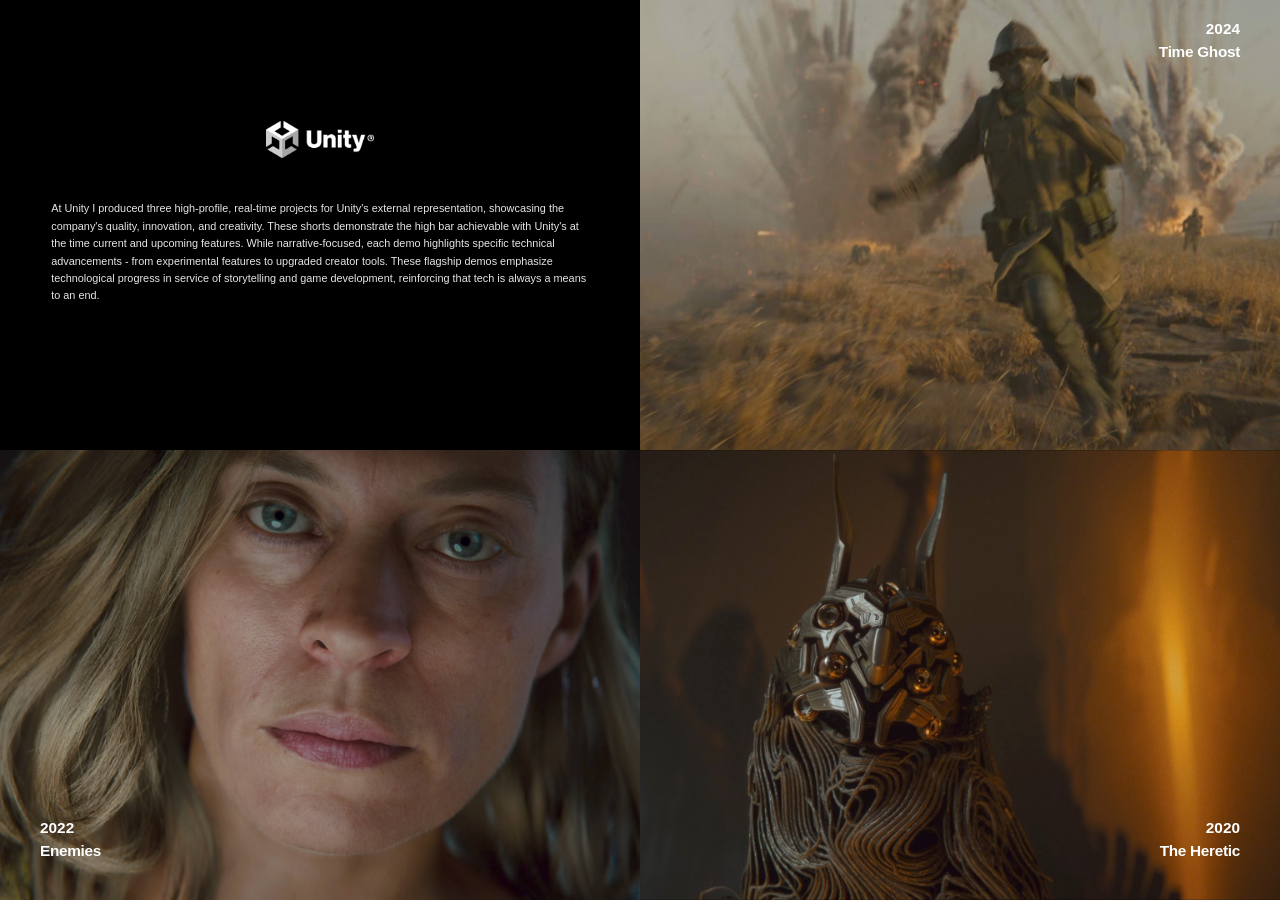
<file: portfolio.html>
<!DOCTYPE html>
<html lang="en">

<head>
    <meta charset="UTF-8">
    <meta name="viewport" content="width=device-width, initial-scale=1.0">
    <meta name="format-detection" content="telephone=no, email=no, address=no">
    <title>Aleksander Karshikoff | Portfolio 2026 (v2)</title>
    <link rel="stylesheet" href="portfolio.css">
</head>

<body>
    <div class="slide-container" id="slideContainer">
        <!-- First content slide (corresponds to Slide 2 in original) -->
        <section class="slide" id="slide-2">

            <!-- Top Left: Introduction Text -->
            <div class="quadrant text-quadrant">
                <div class="text-content">
                    <img src="assets/new/Logo_Unity.png" class="logo" alt="Unity Logo">
                    <p>At Unity I produced three high-profile, real-time projects for Unity's external representation,
                        showcasing the company's quality, innovation, and creativity. These shorts demonstrate the high
                        bar achievable with Unity's at the time current and upcoming features. While narrative-focused,
                        each demo highlights specific technical advancements - from experimental features to upgraded
                        creator tools. These flagship demos emphasize technological progress in service of storytelling
                        and game development, reinforcing that tech is always a means to an end.</p>
                </div>
            </div>

            <!-- Top Right: Time Ghost (001.jpg) -->
            <a href="https://www.youtube.com/watch?v=o1JIK5W3DRU" target="_blank" class="quadrant">
                <img src="assets/new/001.jpg" class="bg" alt="Time Ghost">
                <div class="project-info top-right">
                    <div class="year">2024</div>
                    <div class="title">Time Ghost</div>
                </div>
            </a>

            <!-- Bottom Left: Enemies (002.jpg) -->
            <a href="https://www.youtube.com/watch?v=eXYUNrgqWUU" target="_blank" class="quadrant">
                <img src="assets/new/002.jpg" class="bg" alt="Enemies">
                <div class="project-info bottom-left">
                    <div class="year">2022</div>
                    <div class="title">Enemies</div>
                </div>
            </a>

            <!-- Bottom Right: The Heretic (003.jpg) -->
            <a href="https://www.youtube.com/watch?v=iQZobAhgayA" target="_blank" class="quadrant">
                <img src="assets/new/003.jpg" class="bg" alt="The Heretic">
                <div class="project-info bottom-right">
                    <div class="year">2020</div>
                    <div class="title">The Heretic</div>
                </div>
            </a>

        </section>

        <!-- Slide 3 -->
        <section class="slide slide-col" id="slide-3">
            <div class="slide-3-grid">
                <!-- Top Row (Left to Right) -->
                <a href="https://youtu.be/oEKHRMJ8w8U?si=CpL60CAVKHm_qCTI" target="_blank" class="grid-item">
                    <img src="assets/new/004.jpg" class="bg" alt="Project">
                </a>
                <a href="https://assetstore.unity.com/packages/templates/the-heretic-digital-human-hdrp-168620"
                    target="_blank" class="grid-item">
                    <img src="assets/new/005.jpg" class="bg" alt="Project">
                </a>
                <a href="https://assetstore.unity.com/packages/essentials/tutorial-projects/enemies-hdrp-248975"
                    target="_blank" class="grid-item">
                    <img src="assets/new/006.jpg" class="bg" alt="Project">
                </a>
                <a href="https://www.youtube.com/watch?v=Lu7zyqHMB8Q&ab_channel=Unity" target="_blank"
                    class="grid-item">
                    <img src="assets/new/007.jpg" class="bg" alt="Project">
                </a>
                <a href="https://github.com/Unity-Technologies/com.unity.demoteam.hair" target="_blank"
                    class="grid-item">
                    <img src="assets/new/008.jpg" class="bg" alt="Project">
                </a>

                <!-- Bottom Row (Left to Right) -->
                <a href="https://www.youtube.com/watch?v=3WDHzNYf86I&t=16s&ab_channel=Unity" target="_blank"
                    class="grid-item">
                    <img src="assets/new/009.jpg" class="bg" alt="Project">
                </a>
                <a href="https://www.youtube.com/watch?v=BTM6_pU8RM8&t=317s&ab_channel=Unity" target="_blank"
                    class="grid-item">
                    <img src="assets/new/010.jpg" class="bg" alt="Project">
                </a>
                <a href="https://assetstore.unity.com/packages/essentials/tutorial-projects/book-of-the-dead-environment-hdrp-121175"
                    target="_blank" class="grid-item">
                    <img src="assets/new/011.jpg" class="bg" alt="Project">
                </a>
                <a href="https://youtu.be/7Hd31p57X0g?si=wqTBifsI2s0qtDrf" target="_blank" class="grid-item">
                    <img src="assets/new/012.jpg" class="bg" alt="Project">
                </a>
                <a href="https://youtu.be/U1XVtLLdMeM?si=ahKmndhkc9Pll7uJ" target="_blank" class="grid-item">
                    <img src="assets/new/013.jpg" class="bg" alt="Project">
                </a>
            </div>

            <div class="slide-footer">
                <p>These cross-organizational collaborations allowed the team to develop and refine features and tools
                    that expanded Unity’s capabilities, often releasing them to users as assets or projects. Beyond
                    flagship demos, I managed additional deliverables, including knowledge-sharing content, platform
                    showcases, and external marketing materials.</p>
            </div>
        </section>

        <!-- Slide 4 -->
        <section class="slide slide-col" id="slide-4">
            <a href="https://www.youtube.com/watch?v=efGqe1j3RNk&ab_channel=Unity" target="_blank" class="hero-image">
                <img src="assets/new/014.jpg" alt="Windup">
            </a>
            <div class="hero-text">
                <div class="year">2020</div>
                <p style="margin-top: 0.5rem;"><strong style="font-weight: 800; font-size: inherit;">Windup</strong>
                    was my first animated short as a producer at Unity. It was created using standard home-office
                    desktop computers and Unity's real-time workflows, which showcased accelerated traditional
                    production pipelines and empowered artists, producers, and directors with greater creative
                    freedom, rapid feedback, and flexible artistic iteration.</p>
            </div>
        </section>

        <!-- Slide 5 -->
        <section class="slide" id="slide-5">

            <!-- Top Left: Introduction Text -->
            <div class="quadrant text-quadrant">
                <div class="text-content">
                    <p>Prior to joining Unity, I collaborated on Unity Demo Team projects as a
                        contractor, handling all audio and music-related creative and administrative tasks. These three
                        projects were completed at Across The Alley, my own production company,
                        where I offer services as a co-producer and post-producer across feature films and short
                        films, while selectively taking on audio work for specific projects.</p>
                </div>
            </div>

            <!-- Top Right: Book of the Dead (016.jpg) -->
            <a href="https://www.youtube.com/watch?v=DDsRfbfnC_A&ab_channel=Unity" target="_blank" class="quadrant">
                <img src="assets/new/016.jpg" class="bg" alt="Book of the Dead">
                <div class="project-info top-right">
                    <div class="year">2018</div>
                    <div class="title">Book of the Dead</div>
                </div>
            </a>

            <!-- Bottom Left: Neon (017.jpg) -->
            <a href="https://www.youtube.com/watch?v=5ePB_bQT-iI&ab_channel=Unity" target="_blank" class="quadrant">
                <img src="assets/new/017.jpg" class="bg" alt="Neon">
                <div class="project-info bottom-left">
                    <div class="year">2017</div>
                    <div class="title">Neon</div>
                </div>
            </a>

            <!-- Bottom Right: Adam (018.jpg) -->
            <a href="https://youtu.be/GXI0l3yqBrA?si=Xngl0jwPm9zsTdpa" target="_blank" class="quadrant">
                <img src="assets/new/018.jpg" class="bg" alt="Adam">
                <div class="project-info bottom-right">
                    <div class="year">2016</div>
                    <div class="title">Adam</div>
                </div>
            </a>

        </section>

        <!-- Slide 6 -->
        <section class="slide slide-col" id="slide-6">
            <a href="https://www.youtube.com/watch?v=7bcEzyJ43lQ&ab_channel=TheMatchFactory" target="_blank"
                class="hero-image">
                <img src="assets/new/019.jpg" alt="The Real Estate">
            </a>
            <div class="hero-text">
                <div class="year">2018</div>
                <p style="margin-top: 0.5rem;"><strong style="font-weight: 800; font-size: inherit;">The Real
                        Estate</strong>, a film by Axel Petersen & Måns Månsson, produced by Sigrid Helleday. The film
                    was selected to compete for the Golden Bear in the main competition section at the 68th Berlin
                    International Film Festival. Across The Alley provided the entire audio post-production for the
                    film.</p>
            </div>
        </section>

        <!-- Slide 7 -->
        <section class="slide" id="slide-7" style="display: flex;">
            <div class="gallery-container">
                <div class="gallery-grid-3">

                    <!-- Project 1: Martha & Niki -->
                    <div class="gallery-project">
                        <a href="https://youtu.be/5lU6mHVUVXU?si=mMGH2AH_JaYKS1AA" target="_blank"
                            class="gallery-image-wrapper">
                            <img src="assets/new/020.jpg" alt="Martha & Niki">
                        </a>
                        <div class="gallery-text">
                            <div class="year">2015</div>
                            <div class="title">Martha & Niki</div>
                            <p
                                style="font-size: 0.85vw; line-height: 1.6; opacity: 0.9; margin-top: 0.8rem; margin-bottom: 0;">
                                Feature length documentary by director Mårtens, winner of two Guldbagge
                                Awards and Best Documentary at the Tempo Documentary Festival.</p>
                        </div>
                    </div>

                    <!-- Project 2: Beyond Dreams -->
                    <div class="gallery-project">
                        <a href="https://youtu.be/OP1vfgB4ZcE?si=--g8kRr_cGr_gqP6" target="_blank"
                            class="gallery-image-wrapper">
                            <img src="assets/new/021.jpg" alt="Beyond Dreams">
                        </a>
                        <div class="gallery-text">
                            <div class="year">2017</div>
                            <div class="title">Beyond Dreams</div>
                            <p
                                style="font-size: 0.85vw; line-height: 1.6; opacity: 0.9; margin-top: 0.8rem; margin-bottom: 0;">
                                Feature debut by award-winning Best Newcomer director Sekersöz, earning 6 international
                                wins and 3 nominations.</p>
                        </div>
                    </div>

                    <!-- Project 3: Hold Me Down -->
                    <div class="gallery-project">
                        <a href="https://www.imdb.com/video/vi2272114969/?ref_=tt_vids_vi_1" target="_blank"
                            class="gallery-image-wrapper">
                            <img src="assets/new/022.jpg" alt="Hold Me Down">
                        </a>
                        <div class="gallery-text">
                            <div class="year">2017</div>
                            <div class="title">Hold Me Down</div>
                            <p
                                style="font-size: 0.85vw; line-height: 1.6; opacity: 0.9; margin-top: 0.8rem; margin-bottom: 0;">
                                A powerful and hyper-realistic 30-minute short portraying the life of a stripper in the
                                Bronx, awarded Best Short at the Harlem International Film Festival.</p>
                        </div>
                    </div>

                </div>
            </div>
        </section>

        <!-- Slide 8 -->
        <section class="slide" id="slide-8" style="display: flex;">
            <div class="gallery-container">
                <div class="gallery-grid-4">

                    <!-- Project 1: Beyond -->
                    <div class="gallery-project">
                        <a href="https://www.youtube.com/watch?v=RIvz3m0gpWc&ab_channel=NordiskFilmSverige"
                            target="_blank" class="gallery-image-wrapper">
                            <img src="assets/new/025.jpg" alt="Beyond">
                        </a>
                        <div class="gallery-text">
                            <div class="year">2010</div>
                            <div class="title">Beyond</div>
                            <p
                                style="font-size: 0.85vw; line-height: 1.6; opacity: 0.9; margin-top: 0.8rem; margin-bottom: 0;">
                                With eleven wins and eleven nominations, Noomi Rapace's powerful lead performance makes
                                this one of the most memorable projects I've been part of. Collaborating with the
                                brilliant director Pernilla August remains an unforgettable experience to this day.</p>
                        </div>
                    </div>

                    <!-- Project 2: The Crown Jewels -->
                    <div class="gallery-project">
                        <a href="https://www.youtube.com/watch?v=CeYCfuCDwcA&ab_channel=FilmlanceInternationalAB"
                            target="_blank" class="gallery-image-wrapper">
                            <img src="assets/new/024.jpg" alt="The Crown Jewels">
                        </a>
                        <div class="gallery-text">
                            <div class="year">2011</div>
                            <div class="title">The Crown Jewels</div>
                            <p
                                style="font-size: 0.85vw; line-height: 1.6; opacity: 0.9; margin-top: 0.8rem; margin-bottom: 0;">
                                Academy Award winner Alicia Vikander and Bill Skarsgård star in this magical film by
                                Ella Lemhagen, which gave me the opportunity to work with these rising Swedish talents
                                before their Hollywood breakthrough. I served as Sound Supervisor and Re-recording Mixer
                                on this Europa Sound production.</p>
                        </div>
                    </div>

                    <!-- Project 3: The Hypnotist -->
                    <div class="gallery-project">
                        <a href="https://www.youtube.com/watch?v=4vGgAk2NDO8&ab_channel=%C3%85saNorberg" target="_blank"
                            class="gallery-image-wrapper">
                            <img src="assets/new/023.jpg" alt="The Hypnotist">
                        </a>
                        <div class="gallery-text">
                            <div class="year">2012</div>
                            <div class="title">The Hypnotist</div>
                            <p
                                style="font-size: 0.85vw; line-height: 1.6; opacity: 0.9; margin-top: 0.8rem; margin-bottom: 0;">
                                Legendary director and three-time Academy Award nominee Lasse Hallström returned to
                                Sweden to shoot this film on home turf. At Europa Sound I was entrusted with leading the
                                audio post-production in 2012, and our team's work was recognized with a Golden Reel
                                Award nomination by the Motion Picture Sound Editors (MPSE) for Best Sound in a Foreign
                                Feature Film in 2013.</p>
                        </div>
                    </div>

                    <!-- Project 4: The Circle -->
                    <div class="gallery-project">
                        <a href="https://www.youtube.com/watch?v=bCt4oXeWGjw&ab_channel=MovieZine" target="_blank"
                            class="gallery-image-wrapper">
                            <img src="assets/new/026.jpg" alt="The Circle">
                        </a>
                        <div class="gallery-text">
                            <div class="year">2013</div>
                            <div class="title">The Circle</div>
                            <p
                                style="font-size: 0.85vw; line-height: 1.6; opacity: 0.9; margin-top: 0.8rem; margin-bottom: 0;">
                                Legendary ABBA member and renowned composer Benny Andersson produced this film
                                adaptation of The Circle directed by Levan Akin. I had the privilege of supervising the
                                audio post-production. It was an unforgettable opportunity to collaborate with one of
                                Sweden's most iconic musical figures.</p>
                        </div>
                    </div>

                </div>
            </div>
        </section>

        <!-- Slide 9 -->
        <section class="slide" id="slide-9">
            <div class="slide-9-container">
                <div class="s9-grid-area">
                    <!-- Row 1 -->
                    <a href="https://www.youtube.com/watch?v=ZSYQ0IbNsBw&ab_channel=RottenTomatoesTrailers"
                        target="_blank" class="s9-image-wrapper">
                        <img src="assets/new/027.jpg" alt="Europa Sound Project">
                    </a>
                    <a href="https://www.youtube.com/watch?v=rwsXPE9-vrQ&ab_channel=N0RDfilm" target="_blank"
                        class="s9-image-wrapper">
                        <img src="assets/new/028.jpg" alt="Europa Sound Project">
                    </a>
                    <a href="https://www.youtube.com/watch?v=AYwVRXD9TKo&ab_channel=MovieZine" target="_blank"
                        class="s9-image-wrapper">
                        <img src="assets/new/029.jpg" alt="Europa Sound Project">
                    </a>
                    <!-- Row 2 -->
                    <a href="https://www.youtube.com/watch?v=83FcxzlXbKs&ab_channel=NordicNoir%26Beyond" target="_blank"
                        class="s9-image-wrapper">
                        <img src="assets/new/030.jpg" alt="Europa Sound Project">
                    </a>
                    <a href="https://www.youtube.com/watch?v=ypB8JpbxusM&ab_channel=saftfan" target="_blank"
                        class="s9-image-wrapper">
                        <img src="assets/new/031.jpg" alt="Europa Sound Project">
                    </a>
                    <a href="https://www.youtube.com/watch?v=gzkPcxMbRZU&ab_channel=NjutafilmsStudioS" target="_blank"
                        class="s9-image-wrapper">
                        <img src="assets/new/032.jpg" alt="Europa Sound Project">
                    </a>
                </div>
                <div class="s9-text-area">
                    <p>
                        These are some additional examples of my work as part of the Europa Sound team. I began as a
                        junior sound editor and was quickly given opportunities to grow and take on more responsibility.
                        Over time, I led various configurations of audio teams across dialogue editing, ADR, Foley,
                        sound design, and final mixing for theatrical releases. It was a crash course in the realities
                        of the film industry - and the place where I learned to balance urgency with quality and
                        creative ambition.
                    </p>
                </div>
            </div>
        </section>

        <!-- Slide 10 -->
        <section class="slide" id="slide-10">
            <div class="thank-you-container">
                <div class="thank-you-content">
                    <h1>Thank you</h1>
                    <div class="thank-you-details">
                        <span>Aleksander Karshikoff</span>
                        <span class="thank-you-divider">|</span>
                        <span>karshikoff@gmail.com</span>
                        <span class="thank-you-divider">|</span>
                        <a href="https://www.imdb.com/name/nm2198897/" target="_blank">IMDb</a>
                        <span class="thank-you-divider">|</span>
                        <span>+46 704 33 89 32</span>
                    </div>
                </div>
                <a href="index.html" class="back-btn">Return</a>
            </div>
        </section>

    </div>
</body>

</html>
</file>
<file: portfolio.css>
/* Base Reset */
        *, *::before, *::after {
            box-sizing: border-box;
        }

        a {
            color: #fff;
            text-decoration: none;
        }

        body {
            margin: 0;
            background-color: #000;
            color: #fff;
            font-family: Arial, sans-serif;
            overflow: hidden; /* We manage scrolling in the container */
        }

        p {
            text-align: left;
        }

        /* Snap Scrolling Container */
        .slide-container {
            height: 100vh;
            overflow-y: scroll;
            scroll-snap-type: y mandatory;
            scroll-behavior: smooth;
            -ms-overflow-style: none;
            scrollbar-width: none;
        }

        .slide-container::-webkit-scrollbar {
            display: none;
        }

        /* Slide CSS Grid Layout */
        .slide {
            height: 100vh;
            width: 100%;
            scroll-snap-align: start;
            scroll-snap-stop: always;
            display: grid;
            grid-template-columns: 1fr 1fr;
            grid-template-rows: 50vh 50vh;
            background-color: #000;
        }

        .quadrant {
            position: relative;
            overflow: hidden;
            display: flex;
            align-items: center;
            justify-content: center;
        }

        .quadrant img.bg {
            position: absolute;
            top: 0;
            left: 0;
            width: 100%;
            height: 100%;
            object-fit: cover;
            z-index: 1;
            transition: transform 0.5s ease;
        }

        .quadrant:hover img.bg {
            transform: scale(1.02);
        }

        /* Text Content (Top Left) */
        .text-content {
            z-index: 5;
            padding: 0 8%;
            text-align: left;
            display: flex;
            flex-direction: column;
            align-items: center;
            justify-content: center;
        }

        .logo {
            width: 8.4vw;
            max-width: 120px;
            height: auto;
            margin-bottom: 2rem;
        }

        .text-content p {
            font-size: 0.85vw;
            line-height: 1.6;
            opacity: 0.9;
            margin-bottom: 1.5rem;
            text-align: left;
            width: 100%;
        }

        /* Project Info Overlay */
        .project-info {
            position: absolute;
            z-index: 10;
            color: #fff;
            padding: 2.5rem;
            display: flex;
            flex-direction: column;
            gap: 0.3rem;
            pointer-events: none;
        }

        /* Placement */
        .project-info.top-right { top: 0; right: 0; align-items: flex-end; text-align: right; margin-top: -20px; }
        .project-info.bottom-left { bottom: 0; left: 0; align-items: flex-start; text-align: left; }
        .project-info.bottom-right { bottom: 0; right: 0; align-items: flex-end; text-align: right; }

        /* Typography & Icons */
        .year { font-size: 1.2vw; font-weight: 700; }
        .title { font-size: 1.2vw; font-weight: 800; letter-spacing: -0.02em; }



        /* Slide 3 Layout */
        .slide-col {
            display: flex;
            flex-direction: column;
        }

        .slide-3-grid {
            display: grid;
            grid-template-columns: repeat(5, 1fr);
            grid-template-rows: 1fr 1fr;
            flex: 1;
        }

        .grid-item {
            position: relative;
            overflow: hidden;
            display: flex;
            align-items: center;
            justify-content: center;
            background-color: #000; /* Use pitch black for image loading background */
        }

        .grid-item img.bg {
            position: absolute;
            top: 0;
            left: 0;
            width: 100%;
            height: 100%;
            object-fit: cover;
            z-index: 1;
            transition: transform 0.5s ease;
        }

        .grid-item:hover img.bg {
            transform: scale(1.05);
        }



        .slide-footer {
            height: 25vh;
            display: flex;
            flex-direction: column;
            align-items: center;
            justify-content: center;
            padding: 0 10%;
            text-align: center;
            background-color: #000;
        }

        .slide-footer p {
            font-size: 0.85vw;
            line-height: 1.6;
            opacity: 0.9;
            margin-bottom: 1.5rem;
            max-width: 70vw;
        }

        .slide-footer .logo {
            margin-bottom: 0;
        }

        /* Slide 6 Hero Layout */
        .hero-image {
            flex: 1;
            position: relative;
            overflow: hidden;
            background-color: #000;
        }

        .hero-image img {
            width: 100%;
            height: 100%;
            object-fit: contain;
            transition: transform 0.5s ease;
        }

        .hero-image:hover img {
            transform: scale(1.02);
        }

        .hero-text {
            height: 30vh;
            display: flex;
            flex-direction: column;
            align-items: flex-start;
            justify-content: center;
            padding: 0 16%;
            background-color: #000;
        }

        .hero-text p {
            font-size: 0.85vw;
            line-height: 1.6;
            opacity: 0.9;
            margin: 0;
            max-width: 80vw;
        }

        /* Gallery Layouts (Slides 7 & 8) */
        .gallery-container {
            display: flex;
            flex-direction: column;
            align-items: center;
            justify-content: flex-start;
            width: 100%;
            height: 100%;
        }

        .gallery-grid-3 {
            display: grid;
            grid-template-columns: repeat(3, 1fr);
            gap: 0;
            width: 100%;
            max-width: none;
        }

        .gallery-grid-4 {
            display: grid;
            grid-template-columns: repeat(4, 1fr);
            gap: 0;
            width: 100%;
            max-width: none;
        }

        .gallery-project {
            display: flex;
            flex-direction: column;
            align-items: flex-start;
        }

        .gallery-image-wrapper {
            width: 100%;
            height: auto;
            margin-bottom: 1.5rem;
            position: relative;
            overflow: hidden;
            display: block;
        }

        .gallery-image-wrapper img {
            width: 100%;
            height: auto;
            display: block;
            transition: transform 0.5s ease;
        }

        .gallery-image-wrapper:hover img {
            transform: scale(1.02);
        }

        .gallery-text {
            display: flex;
            flex-direction: column;
            align-items: flex-start;
            text-align: left;
            padding: 0 2rem; /* Add padding so text doesn't touch */
        }

        /* Slide 9 Specific */
        .slide-9-container {
            display: flex;
            flex-direction: row;
            height: 100vh;
            width: 100vw;
            background-color: #000;
        }

        .s9-grid-area {
            display: grid;
            grid-template-columns: max-content max-content max-content;
            grid-template-rows: 50vh 50vh;
            height: 100vh;
            flex-shrink: 0;
        }

        .s9-image-wrapper {
            height: 50vh;
            position: relative;
            overflow: hidden;
            display: block;
            text-decoration: none;
        }

        .s9-image-wrapper img {
            height: 100%;
            width: auto;
            display: block;
            transition: transform 0.5s ease;
            object-fit: contain;
        }

        .s9-image-wrapper:hover img {
            transform: scale(1.02);
        }

        .s9-text-area {
            flex: 1;
            display: flex;
            flex-direction: column;
            justify-content: center;
            align-items: flex-end;
            padding: 0 8%;
            text-align: right;
            background-color: #000;
        }

        .s9-text-area p {
            font-size: 0.85vw;
            line-height: 1.6;
            opacity: 0.9;
            color: #fff;
            margin: 0;
            max-width: 500px;
        }

        /* Slide 10 Specific */
        .thank-you-container {
            display: flex;
            flex-direction: column;
            align-items: center;
            justify-content: center;
            width: 100vw;
            height: 100vh;
            background-color: #000;
            text-align: center;
            position: relative;
        }

        .thank-you-content {
            transform: translateY(-50px);
        }

        .thank-you-content h1 {
            font-size: 5vw;
            font-weight: 800;
            margin: 0 0 2vw 0;
            letter-spacing: -0.02em;
        }

        .thank-you-details {
            font-size: 0.85vw;
            font-weight: 400;
            opacity: 0.9;
            display: flex;
            align-items: center;
            justify-content: center;
            gap: 0.8vw;
        }

        .thank-you-details a {
            color: #00A3FF;
            text-decoration: none;
            font-weight: 600;
            transition: opacity 0.3s;
        }

        .thank-you-details a:hover {
            opacity: 0.7;
        }

        .thank-you-divider {
            opacity: 0.5;
        }

        .back-btn {
            position: absolute;
            bottom: calc(27% - 50px);
            left: 50%;
            transform: translateX(-50%);
            font-size: 0.85vw;
            color: #ffffff;
            text-decoration: none;
            letter-spacing: 0.2em;
            text-transform: uppercase;
            padding: 0.5rem 2rem;
            transition: transform 0.4s ease;
            font-weight: 700;
            opacity: 0.9;
        }

        .back-btn:hover {
            transform: translateX(-50%) scale(1.05);
        }

        .back-btn::after {
            content: '';
            position: absolute;
            width: 0;
            height: 1px;
            bottom: 0;
            left: 50%;
            background-color: #ffffff;
            transition: all 0.4s cubic-bezier(0.25, 0.8, 0.25, 1);
            transform: translateX(-50%);
            box-shadow: 0 0 15px rgba(255, 255, 255, 0.5);
        }

        .back-btn:hover::after {
            width: 80%;
        }

        /* Mobile / Responsive Adjustments */
        @media (max-width: 768px) {
            .slide-container {
                scroll-snap-type: none;
                overflow-y: auto;
            }

            .slide {
                height: auto;
                display: flex;
                flex-direction: column;
                scroll-snap-align: none;
            }

            .quadrant {
                aspect-ratio: 16 / 9;
                width: 100%;
            }

            .quadrant.text-quadrant {
                height: auto;
                aspect-ratio: auto;
                padding: 4rem 1rem;
            }

            .text-content {
                padding: 0;
            }

            .text-content p {
                font-size: 1.1rem;
                line-height: 1.6;
            }

            .logo {
                width: 40%;
                max-width: 150px;
                margin-bottom: 2rem;
            }

            .project-info {
                position: absolute;
                padding: 1.5rem;
                background: transparent;
                align-items: flex-start !important;
                text-align: left !important;
                margin-top: 0 !important;
            }

            .project-info.top-right,
            .project-info.bottom-left,
            .project-info.bottom-right {
                top: auto;
                bottom: 0;
                left: 0;
                right: auto;
                width: 100%;
                background: linear-gradient(to top, rgba(0,0,0,0.8), transparent);
                padding-top: 3rem;
            }

            .year { font-size: 1.2rem; }
            .title { font-size: 1.5rem; }

            .slide-col { height: auto; }

            .slide-3-grid {
                grid-template-columns: 1fr 1fr;
                grid-template-rows: auto;
                display: grid;
            }

            .grid-item { height: 25vh; }

            .slide-footer {
                height: auto;
                padding: 3rem 1rem;
            }

            .slide-footer p { font-size: 1.1rem; max-width: 100%; }

            .hero-image { aspect-ratio: 16 / 9; }
            .hero-text {
                height: auto;
                padding: 3rem 1rem;
            }
            .hero-text p { font-size: 1.1rem; max-width: 100%; margin-top: 1rem; }

            .gallery-container { padding: 2rem 0; height: auto; }
            .gallery-grid-3, .gallery-grid-4 {
                grid-template-columns: 1fr;
                gap: 2rem;
            }

            .gallery-project { margin-bottom: 0; }
            .gallery-image-wrapper { margin-bottom: 1rem; }
            .gallery-text { padding: 0 1rem; }
            .gallery-text p { font-size: 1rem !important; }

            .slide-9-container { flex-direction: column; height: auto; }
            .s9-grid-area {
                grid-template-columns: 1fr 1fr;
                grid-template-rows: auto;
                height: auto;
            }
            .s9-image-wrapper { height: 25vh; }
            .s9-text-area { padding: 3rem 1rem; text-align: left; }
            .s9-text-area p { font-size: 1.1rem; max-width: 100%; }

            .thank-you-content h1 { font-size: 3rem; margin-bottom: 2rem; }
            .thank-you-details {
                flex-direction: column;
                gap: 1rem;
                font-size: 1.2rem;
            }
            .thank-you-divider { display: none; }
            .back-btn { font-size: 1rem; bottom: 20%; }
        }

/* Utility Classes */
.icon-dark { color: #000 !important; }
.ml-0 { margin-left: 0 !important; }
</file>
